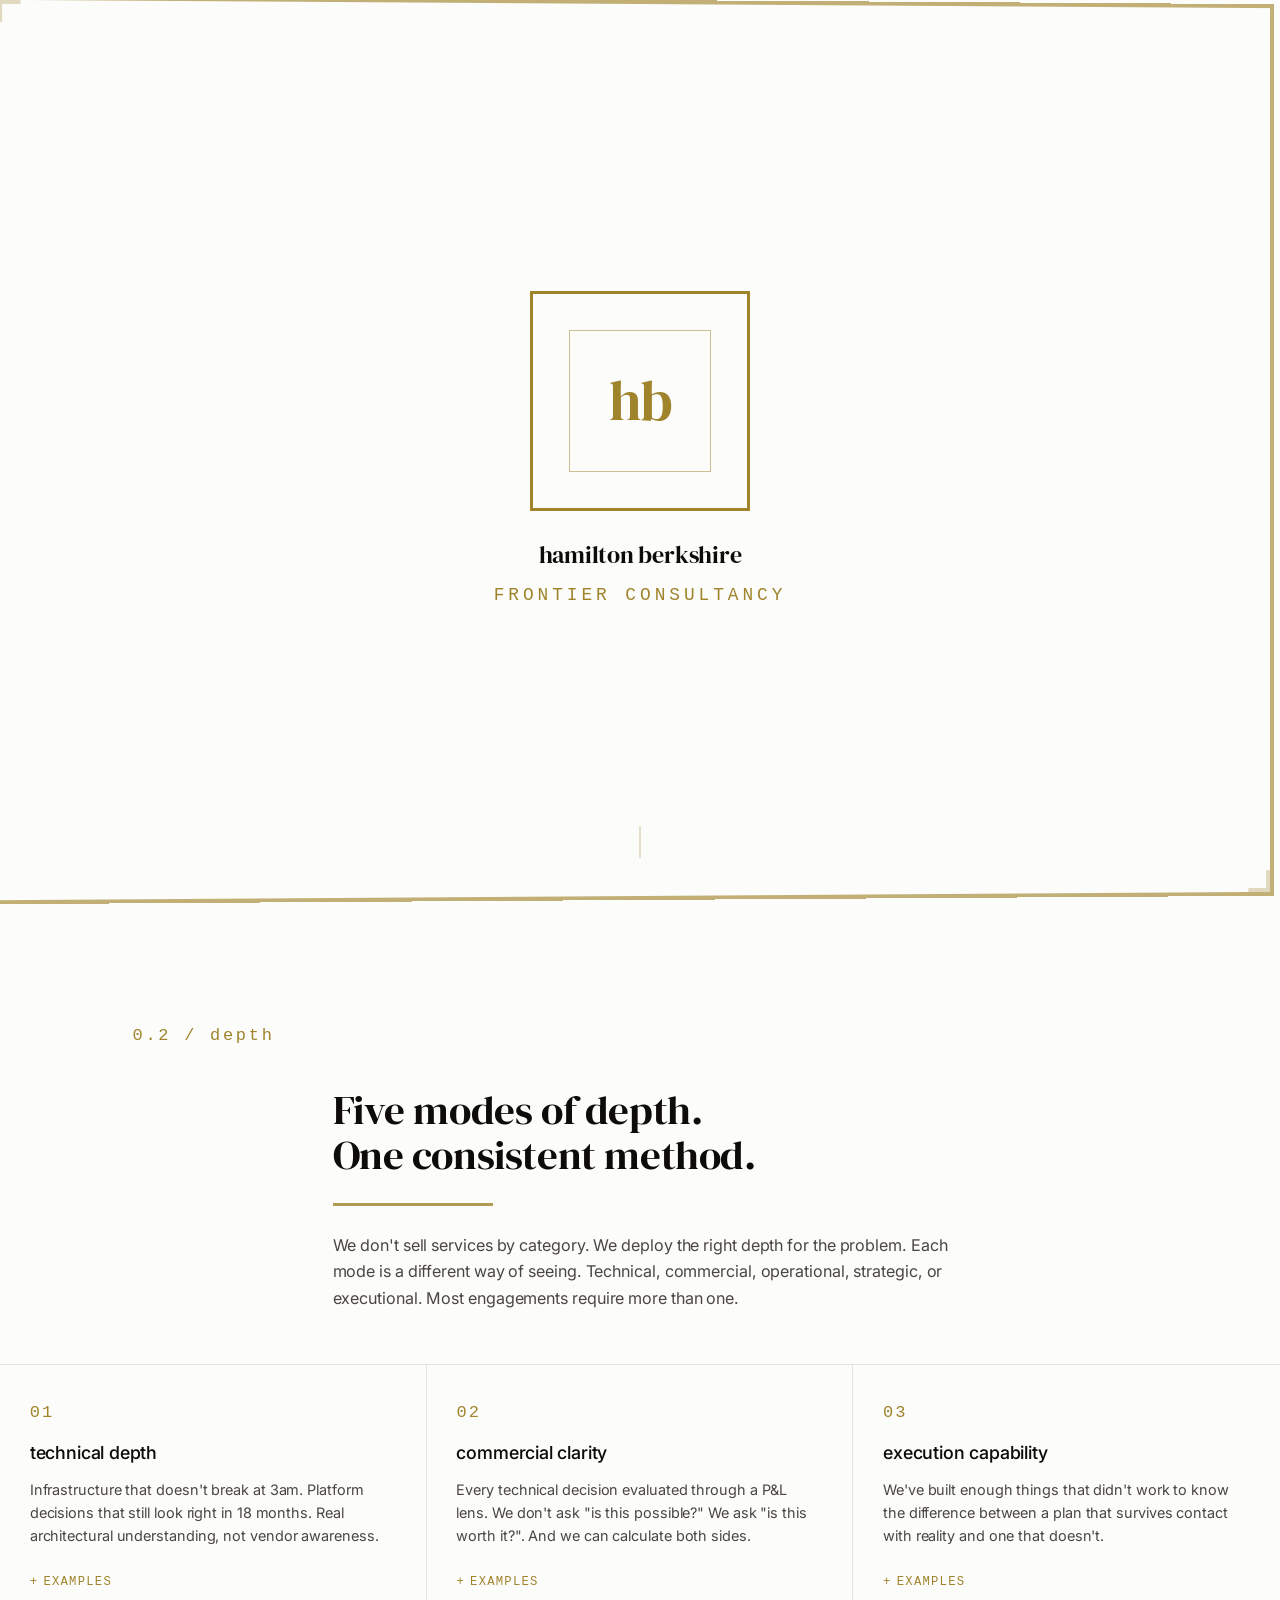
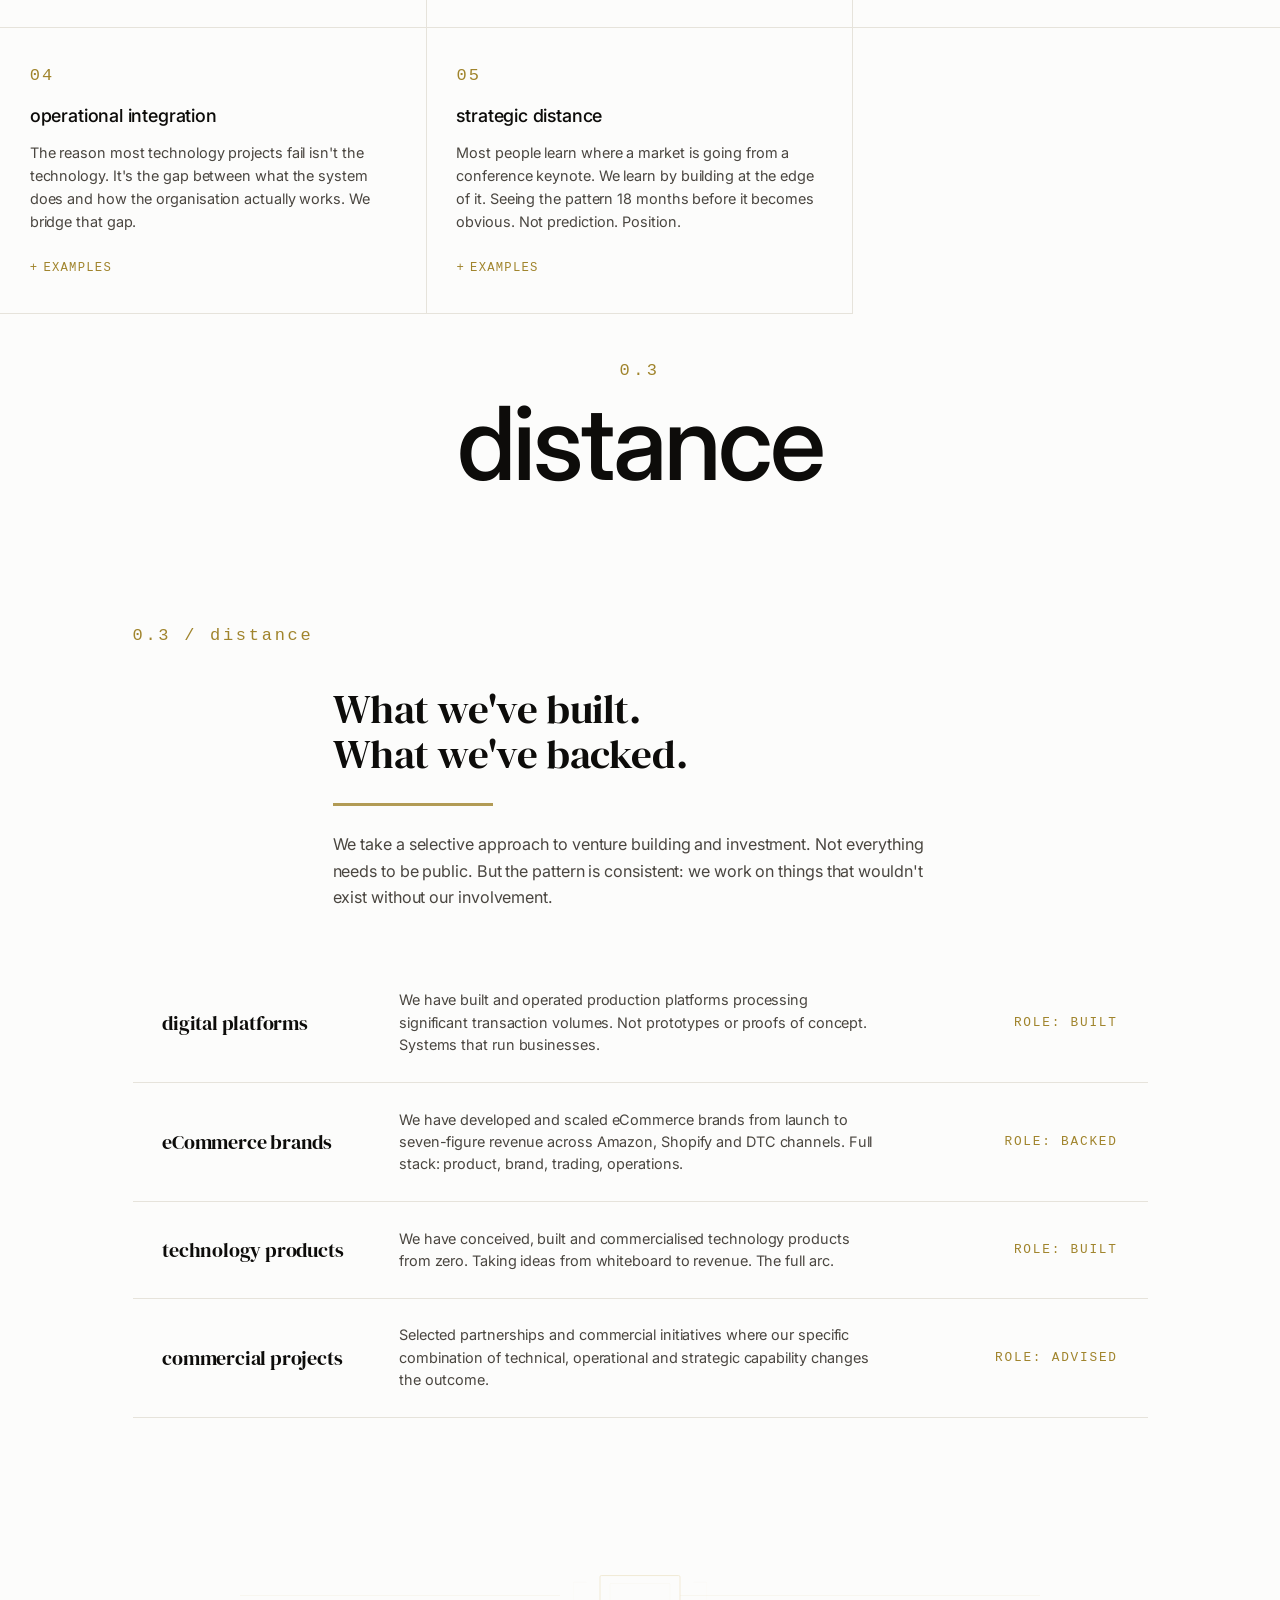
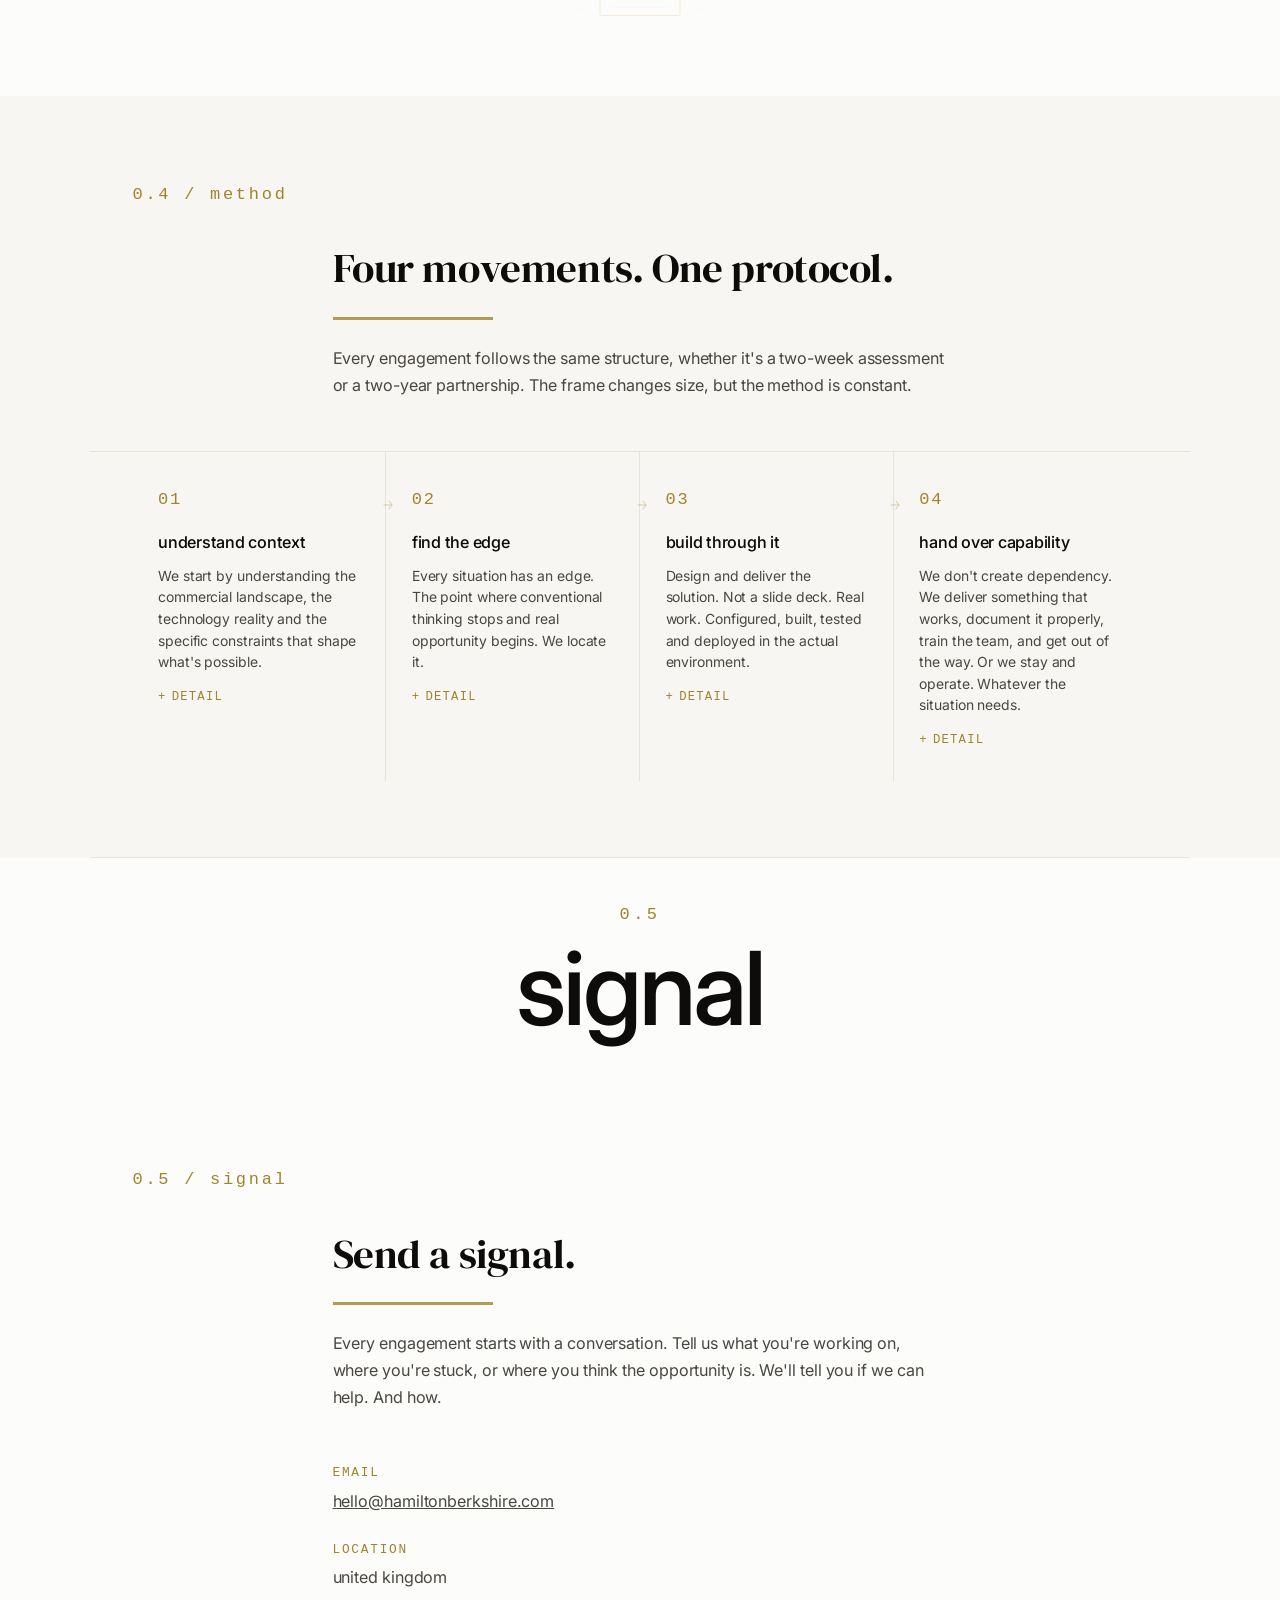
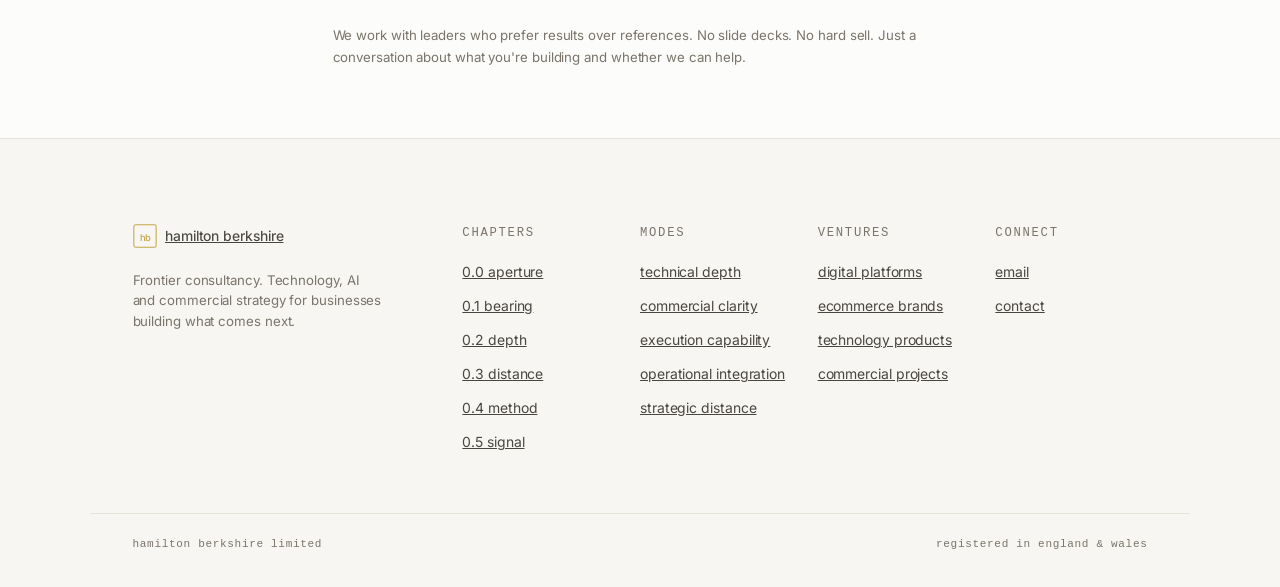
<file: index.html>
<!DOCTYPE html>
<html lang="en">
<head>
  <meta charset="UTF-8">
  <meta name="viewport" content="width=device-width, initial-scale=1.0">
  <title>hamilton berkshire | frontier consultancy</title>
  <meta name="description" content="hamilton berkshire is a frontier consultancy. We work at the intersection of technology, AI, eCommerce and commercial strategy. Building, advising and executing where the template hasn't been written yet.">
  <meta property="og:title" content="hamilton berkshire | frontier consultancy">
  <meta property="og:description" content="We work where the template hasn't been written yet. Technology, AI, eCommerce and commercial strategy.">
  <meta property="og:image" content="/assets/og-image.svg">
  <meta property="og:type" content="website">
  <meta name="twitter:card" content="summary_large_image">
  <meta name="theme-color" content="#fcfcfb">
  <link rel="canonical" href="https://hamiltonberkshire.com/">
  <link rel="icon" type="image/svg+xml" href="/assets/favicon.svg">
  <link rel="preconnect" href="https://fonts.googleapis.com">
  <link rel="preconnect" href="https://fonts.gstatic.com" crossorigin>
  <link href="https://fonts.googleapis.com/css2?family=DM+Serif+Display:ital@0;1&family=Inter:opsz,wght@14..32,400..650&display=swap" rel="stylesheet">
  <link rel="stylesheet" href="/css/style.css">
  <script type="application/ld+json">
  {
    "@context": "https://schema.org",
    "@graph": [
      {
        "@type": "ProfessionalService",
        "@id": "https://hamiltonberkshire.com/#org",
        "name": "hamilton berkshire",
        "legalName": "Hamilton Berkshire Limited",
        "description": "Frontier consultancy. Technology, AI and commercial strategy for businesses building what comes next.",
        "url": "https://hamiltonberkshire.com",
        "logo": "https://hamiltonberkshire.com/assets/favicon.svg",
        "image": "https://hamiltonberkshire.com/assets/og-image.svg",
        "address": {"@type": "PostalAddress", "addressCountry": "GB"},
        "contactPoint": {"@type": "ContactPoint", "email": "hello@hamiltonberkshire.com", "contactType": "sales", "availableLanguage": "en"},
        "hasOfferCatalog": {
          "@type": "OfferCatalog",
          "name": "Capabilities",
          "itemListElement": [
            {"@type": "Service", "@id": "https://hamiltonberkshire.com/#service-1", "name": "technical depth", "description": "Infrastructure strategy, systems architecture, digital transformation, cybersecurity and operational IT.", "provider": {"@id": "https://hamiltonberkshire.com/#org"}},
            {"@type": "Service", "@id": "https://hamiltonberkshire.com/#service-2", "name": "commercial clarity", "description": "Commercial strategy, growth planning, business case development and board-level advisory.", "provider": {"@id": "https://hamiltonberkshire.com/#org"}},
            {"@type": "Service", "@id": "https://hamiltonberkshire.com/#service-3", "name": "execution capability", "description": "Technology builds, platform development, workflow automation and AI implementation.", "provider": {"@id": "https://hamiltonberkshire.com/#org"}},
            {"@type": "Service", "@id": "https://hamiltonberkshire.com/#service-4", "name": "operational integration", "description": "Operational restructuring, process design, multi-channel integration and AI adoption strategy.", "provider": {"@id": "https://hamiltonberkshire.com/#org"}},
            {"@type": "Service", "@id": "https://hamiltonberkshire.com/#service-5", "name": "strategic distance", "description": "Venture exploration, technology assessment, marketplace strategy and brand development.", "provider": {"@id": "https://hamiltonberkshire.com/#org"}}
          ]
        }
      },
      {
        "@type": "WebSite",
        "@id": "https://hamiltonberkshire.com/#website",
        "name": "hamilton berkshire",
        "url": "https://hamiltonberkshire.com",
        "publisher": {"@id": "https://hamiltonberkshire.com/#org"}
      }
    ]
  }
  </script>
</head>
<body>

<!-- Skip link -->
<a href="#chapter-0.1" class="skip-link">Skip to content</a>

<!-- THE FRAME -->
<div class="frame" aria-hidden="true"></div>

<!-- Scroll progress -->
<div class="scroll-progress" aria-hidden="true"></div>

<!-- Navigation trigger -->
<button class="nav-trigger" aria-label="Open navigation" aria-expanded="false">
  <svg viewBox="0 0 28 28" fill="none" xmlns="http://www.w3.org/2000/svg">
    <rect x="1.5" y="1.5" width="25" height="25" rx="2.5" stroke="#a0842c" stroke-width="1.5" fill="none"/>
    <rect x="7" y="7" width="14" height="14" rx="1.5" stroke="#a0842c" stroke-width="0.6" fill="none" opacity="0.4"/>
    <text x="14" y="19.5" text-anchor="middle" font-family="DM Serif Display,Georgia,serif" font-size="11" font-weight="400" letter-spacing="-1" fill="#a0842c">HB</text>
  </svg>
</button>

<!-- Chapter indicator -->
<div class="chapter-indicator" aria-hidden="true">0.0 / aperture</div>

<!-- Navigation overlay -->
<div class="nav-overlay" aria-hidden="true">
  <button class="nav-close" aria-label="Close navigation">esc</button>
  <div class="nav-overlay-inner">
    <div class="nav-label">chapters</div>
    <ul class="nav-chapters">
      <li><a href="#chapter-0.0"><span class="chapter-num">0.0</span> aperture</a></li>
      <li><a href="#chapter-0.1"><span class="chapter-num">0.1</span> bearing</a></li>
      <li><a href="#chapter-0.2"><span class="chapter-num">0.2</span> depth</a></li>
      <li><a href="#chapter-0.3"><span class="chapter-num">0.3</span> distance</a></li>
      <li><a href="#chapter-0.4"><span class="chapter-num">0.4</span> method</a></li>
      <li><a href="#chapter-0.5"><span class="chapter-num">0.5</span> signal</a></li>
      <li><a href="#chapter-0.5"><span class="chapter-num">→</span> contact</a></li>
    </ul>
    <div class="nav-secondary">
      <span>capabilities</span> technical depth · commercial clarity · execution capability · operational integration · strategic distance
    </div>
  </div>
</div>

<main>

  <!-- =====================================================
       CHAPTER 0.0 | aperture
       ===================================================== -->
  <section id="chapter-0.0" class="aperture" data-chapter="0.0" data-title="aperture">
    <div class="aperture-box">
      <div class="aperture-box-inner">HB</div>
    </div>
    <div class="aperture-wordmark">hamilton berkshire</div>
    <div class="aperture-tagline">frontier consultancy</div>
    <div class="aperture-hint" aria-hidden="true"></div>
  </section>

  <!-- =====================================================
       CHAPTER 0.1 | bearing
       ===================================================== -->
  <section id="chapter-0.1" class="chapter bg-white" data-chapter="0.1" data-title="bearing">
    <div class="chapter-header">
      <div class="chapter-number">0.1 / bearing</div>
    </div>
    <div class="chapter-body-narrow">
      <h1>The frontier isn't a place. It's a method.</h1>
      <div class="gold-rule"></div>
      <p>Most organisations approach the future as a destination. A point on a map they can navigate to with the right strategy. But the frontier doesn't work that way. By the time something has a category name, the opportunity has already moved.</p>
      <p>We work where the template hasn't been written yet. Before the obvious solution crystallises. After the conventional approach has failed. At the intersection of what's commercially viable and what's technically possible.</p>
      <p>hamilton berkshire was founded by a technologist and operator who has built platforms, brands and ventures across multiple sectors. The practice exists because the conventional consultancy model of advice without execution never made sense. This isn't a pitch. It's the only way we've ever worked.</p>
    </div>
  </section>

  <!-- =====================================================
       CHAPTER 0.2 | depth
       ===================================================== -->

  <!-- Geometric divider -->
  <div class="geo-divider" aria-hidden="true">
    <img src="/assets/geo-divider.svg" alt="Section divider" width="1200" height="200">
  </div>

  <!-- =====================================================
       CHAPTER 0.2 | depth
       ===================================================== -->
  <section id="chapter-0.2" class="chapter bg-white" data-chapter="0.2" data-title="depth">
    <div class="chapter-header">
      <div class="chapter-number">0.2 / depth</div>
    </div>
    <div class="chapter-body-narrow" style="padding-bottom: 2rem;">
      <h2>Five modes of depth. One consistent method.</h2>
      <div class="gold-rule"></div>
      <p>We don't sell services by category. We deploy the right depth for the problem. Each mode is a different way of seeing. Technical, commercial, operational, strategic, or executional. Most engagements require more than one.</p>
    </div>

    <div class="modes-grid">
      <!-- Mode 01 -->
      <div class="mode-cell">
        <div class="mode-num">01</div>
        <h3>technical depth</h3>
        <p>Infrastructure that doesn't break at 3am. Platform decisions that still look right in 18 months. Real architectural understanding, not vendor awareness.</p>
        <button class="mode-expand" data-target="mode-01" aria-expanded="false">
          <span class="plus">+</span> examples
        </button>
        <div class="mode-detail" id="mode-01">
          <div class="mode-detail-inner">
            <ul>
              <li>Infrastructure strategy and systems architecture</li>
              <li>Digital transformation planning and execution</li>
              <li>Platform selection, procurement and implementation</li>
              <li>Cybersecurity awareness and operational resilience</li>
              <li>Microsoft and cloud environment strategy</li>
              <li>Operational IT review and improvement</li>
            </ul>
          </div>
        </div>
      </div>

      <!-- Mode 02 -->
      <div class="mode-cell">
        <div class="mode-num">02</div>
        <h3>commercial clarity</h3>
        <p>Every technical decision evaluated through a P&amp;L lens. We don't ask "is this possible?" We ask "is this worth it?". And we can calculate both sides.</p>
        <button class="mode-expand" data-target="mode-02" aria-expanded="false">
          <span class="plus">+</span> examples
        </button>
        <div class="mode-detail" id="mode-02">
          <div class="mode-detail-inner">
            <ul>
              <li>Commercial strategy and growth planning</li>
              <li>Operational review and improvement</li>
              <li>Business case development and feasibility analysis</li>
              <li>Technology-enabled business model design</li>
              <li>Board-level advisory and strategic counsel</li>
              <li>Systems thinking and organisational design</li>
            </ul>
          </div>
        </div>
      </div>

      <!-- Mode 03 -->
      <div class="mode-cell">
        <div class="mode-num">03</div>
        <h3>execution capability</h3>
        <p>We've built enough things that didn't work to know the difference between a plan that survives contact with reality and one that doesn't.</p>
        <button class="mode-expand" data-target="mode-03" aria-expanded="false">
          <span class="plus">+</span> examples
        </button>
        <div class="mode-detail" id="mode-03">
          <div class="mode-detail-inner">
            <ul>
              <li>Bespoke technology builds and platform development</li>
              <li>Workflow automation and process optimisation</li>
              <li>AI tools for business operations and customer engagement</li>
              <li>Internal productivity platforms and tooling</li>
              <li>Cross-functional project leadership</li>
              <li>Interim technical or operational leadership</li>
            </ul>
          </div>
        </div>
      </div>

      <!-- Mode 04 -->
      <div class="mode-cell">
        <div class="mode-num">04</div>
        <h3>operational integration</h3>
        <p>The reason most technology projects fail isn't the technology. It's the gap between what the system does and how the organisation actually works. We bridge that gap.</p>
        <button class="mode-expand" data-target="mode-04" aria-expanded="false">
          <span class="plus">+</span> examples
        </button>
        <div class="mode-detail" id="mode-04">
          <div class="mode-detail-inner">
            <ul>
              <li>Operational restructuring and process design</li>
              <li>Practical AI adoption strategy and roadmapping</li>
              <li>Training and enablement for AI-literate teams</li>
              <li>Multi-channel commerce integration</li>
              <li>Future AI platform design and development</li>
              <li>Digital trading and commercial growth</li>
            </ul>
          </div>
        </div>
      </div>

      <!-- Mode 05 -->
      <div class="mode-cell">
        <div class="mode-num">05</div>
        <h3>strategic distance</h3>
        <p>Most people learn where a market is going from a conference keynote. We learn by building at the edge of it. Seeing the pattern 18 months before it becomes obvious. Not prediction. Position.</p>
        <button class="mode-expand" data-target="mode-05" aria-expanded="false">
          <span class="plus">+</span> examples
        </button>
        <div class="mode-detail" id="mode-05">
          <div class="mode-detail-inner">
            <ul>
              <li>New venture exploration and feasibility work</li>
              <li>Commercial due diligence and technology assessment</li>
              <li>Amazon marketplace strategy and optimisation</li>
              <li>Shopify store design, build and growth</li>
              <li>Product strategy and category development</li>
              <li>Brand positioning and digital brand development</li>
            </ul>
          </div>
        </div>
      </div>
    </div>
  </section>

  <!-- =====================================================
       CHAPTER 0.3 | distance
       ===================================================== -->
  <div class="chapter-inter-title" aria-hidden="true">
    <div class="inter-number">0.3</div>
    <div class="inter-word">distance</div>
  </div>

  <section id="chapter-0.3" class="chapter bg-white" data-chapter="0.3" data-title="distance">
    <div class="chapter-header">
      <div class="chapter-number">0.3 / distance</div>
    </div>
    <div class="chapter-body-narrow" style="padding-bottom: 2rem;">
      <h2>What we've built. What we've backed.</h2>
      <div class="gold-rule"></div>
      <p>We take a selective approach to venture building and investment. Not everything needs to be public. But the pattern is consistent: we work on things that wouldn't exist without our involvement.</p>
    </div>

    <div class="venture-stack chapter-body">
      <div class="venture-item">
        <div class="venture-name">digital platforms</div>
        <div class="venture-desc">We have built and operated production platforms processing significant transaction volumes. Not prototypes or proofs of concept. Systems that run businesses.</div>
        <div class="venture-role">role: built</div>
      </div>
      <div class="venture-item">
        <div class="venture-name">eCommerce brands</div>
        <div class="venture-desc">We have developed and scaled eCommerce brands from launch to seven-figure revenue across Amazon, Shopify and DTC channels. Full stack: product, brand, trading, operations.</div>
        <div class="venture-role">role: backed</div>
      </div>
      <div class="venture-item">
        <div class="venture-name">technology products</div>
        <div class="venture-desc">We have conceived, built and commercialised technology products from zero. Taking ideas from whiteboard to revenue. The full arc.</div>
        <div class="venture-role">role: built</div>
      </div>
      <div class="venture-item">
        <div class="venture-name">commercial projects</div>
        <div class="venture-desc">Selected partnerships and commercial initiatives where our specific combination of technical, operational and strategic capability changes the outcome.</div>
        <div class="venture-role">role: advised</div>
      </div>
    </div>
  </section>

  <!-- =====================================================
       CHAPTER 0.4 | method
       ===================================================== -->
  <div class="geo-divider" aria-hidden="true">
    <img src="/assets/geo-divider.svg" alt="Section divider" width="1200" height="200">
  </div>

  <section id="chapter-0.4" class="chapter bg-surface" data-chapter="0.4" data-title="method">
    <div class="chapter-header">
      <div class="chapter-number">0.4 / method</div>
    </div>
    <div class="chapter-body-narrow" style="padding-bottom: 2rem;">
      <h2>Four movements. One protocol.</h2>
      <div class="gold-rule"></div>
      <p>Every engagement follows the same structure, whether it's a two-week assessment or a two-year partnership. The frame changes size, but the method is constant.</p>
    </div>

    <div class="protocol-flow chapter-body">
      <div class="protocol-step">
        <div class="step-num">01</div>
        <svg class="step-arrow" viewBox="0 0 12 12" fill="none"><path d="M2 6h8M7 2l3 4-3 4" stroke="currentColor" stroke-width="1" stroke-linecap="round" stroke-linejoin="round"/></svg>
        <h3>understand context</h3>
        <p>We start by understanding the commercial landscape, the technology reality and the specific constraints that shape what's possible.</p>
        <button class="step-expand" data-target="step-01" aria-expanded="false">
          <span class="plus">+</span> detail
        </button>
        <div class="step-detail" id="step-01">
          <div class="step-detail-inner">Deep-dive sessions with leadership and operators. Systems audit. Commercial analysis. We don't start with answers. We start with questions that most people skip.</div>
        </div>
      </div>

      <div class="protocol-step">
        <div class="step-num">02</div>
        <svg class="step-arrow" viewBox="0 0 12 12" fill="none"><path d="M2 6h8M7 2l3 4-3 4" stroke="currentColor" stroke-width="1" stroke-linecap="round" stroke-linejoin="round"/></svg>
        <h3>find the edge</h3>
        <p>Every situation has an edge. The point where conventional thinking stops and real opportunity begins. We locate it.</p>
        <button class="step-expand" data-target="step-02" aria-expanded="false">
          <span class="plus">+</span> detail
        </button>
        <div class="step-detail" id="step-02">
          <div class="step-detail-inner">Identifying what's actually different about your situation. Not every problem needs a novel solution. But the ones that do need to be seen clearly before they can be solved.</div>
        </div>
      </div>

      <div class="protocol-step">
        <div class="step-num">03</div>
        <svg class="step-arrow" viewBox="0 0 12 12" fill="none"><path d="M2 6h8M7 2l3 4-3 4" stroke="currentColor" stroke-width="1" stroke-linecap="round" stroke-linejoin="round"/></svg>
        <h3>build through it</h3>
        <p>Design and deliver the solution. Not a slide deck. Real work. Configured, built, tested and deployed in the actual environment.</p>
        <button class="step-expand" data-target="step-03" aria-expanded="false">
          <span class="plus">+</span> detail
        </button>
        <div class="step-detail" id="step-03">
          <div class="step-detail-inner">This is where most consultancies stop. We don't. We build the thing, configure the system, write the code, launch the platform. Strategy without execution is just a document.</div>
        </div>
      </div>

      <div class="protocol-step">
        <div class="step-num">04</div>
        <h3>hand over capability</h3>
        <p>We don't create dependency. We deliver something that works, document it properly, train the team, and get out of the way. Or we stay and operate. Whatever the situation needs.</p>
        <button class="step-expand" data-target="step-04" aria-expanded="false">
          <span class="plus">+</span> detail
        </button>
        <div class="step-detail" id="step-04">
          <div class="step-detail-inner">Clean handover. Clear documentation. Training where needed. We don't create dependency. We create capability. Then we get out of the way. Or we stay and operate. Whatever the situation needs.</div>
        </div>
      </div>
    </div>
  </section>

  <!-- =====================================================
       CHAPTER 0.5 | signal
       ===================================================== -->
  <div class="chapter-inter-title" aria-hidden="true">
    <div class="inter-number">0.5</div>
    <div class="inter-word">signal</div>
  </div>

  <section id="chapter-0.5" class="chapter bg-white" data-chapter="0.5" data-title="signal">
    <div class="chapter-header">
      <div class="chapter-number">0.5 / signal</div>
    </div>
    <div class="chapter-body-narrow" style="padding-bottom: 2rem;">
      <h2>Send a signal.</h2>
      <div class="gold-rule"></div>
      <p>Every engagement starts with a conversation. Tell us what you're working on, where you're stuck, or where you think the opportunity is. We'll tell you if we can help. And how.</p>
    </div>

    <div class="chapter-body-narrow" style="padding-bottom: 3rem;">
      <div class="contact-detail">
        <div class="label">email</div>
        <a href="mailto:hello@hamiltonberkshire.com">hello@hamiltonberkshire.com</a>
      </div>
      <div class="contact-detail">
        <div class="label">location</div>
        <div>united kingdom</div>
      </div>
      <div style="margin-top:2rem;">
        <p style="font-size:0.78rem;color:var(--color-text-muted);">We work with leaders who prefer results over references. No slide decks. No hard sell. Just a conversation about what you're building and whether we can help.</p>
      </div>
    </div>
  </section>

</main>

<footer class="site-footer">
  <div class="footer-grid">
    <div class="footer-brand footer-col">
      <a href="#chapter-0.0" style="display:inline-flex;align-items:center;gap:0.5rem;margin-bottom:0.5rem;">
        <svg width="24" height="24" viewBox="0 0 28 28" fill="none"><rect x="1" y="1" width="26" height="26" rx="2" stroke="#c4a64a" stroke-width="1.2" fill="none"/><text x="14" y="19.5" text-anchor="middle" font-size="11" font-weight="500" letter-spacing="-0.8" fill="#c4a64a">HB</text></svg>
        <span style="font-weight:460;">hamilton berkshire</span>
      </a>
      <p>Frontier consultancy. Technology, AI and commercial strategy for businesses building what comes next.</p>
    </div>
    <div class="footer-col">
      <h4>Chapters</h4>
      <ul>
        <li><a href="#chapter-0.0">0.0 aperture</a></li>
        <li><a href="#chapter-0.1">0.1 bearing</a></li>
        <li><a href="#chapter-0.2">0.2 depth</a></li>
        <li><a href="#chapter-0.3">0.3 distance</a></li>
        <li><a href="#chapter-0.4">0.4 method</a></li>
        <li><a href="#chapter-0.5">0.5 signal</a></li>
      </ul>
    </div>
    <div class="footer-col">
      <h4>Modes</h4>
      <ul>
        <li><a href="#chapter-0.2">technical depth</a></li>
        <li><a href="#chapter-0.2">commercial clarity</a></li>
        <li><a href="#chapter-0.2">execution capability</a></li>
        <li><a href="#chapter-0.2">operational integration</a></li>
        <li><a href="#chapter-0.2">strategic distance</a></li>
      </ul>
    </div>
    <div class="footer-col">
      <h4>Ventures</h4>
      <ul>
        <li><a href="#chapter-0.3">digital platforms</a></li>
        <li><a href="#chapter-0.3">eCommerce brands</a></li>
        <li><a href="#chapter-0.3">technology products</a></li>
        <li><a href="#chapter-0.3">commercial projects</a></li>
      </ul>
    </div>
    <div class="footer-col">
      <h4>Connect</h4>
      <ul>
        <li><a href="mailto:hello@hamiltonberkshire.com">email</a></li>
        <li><a href="#chapter-0.5">contact</a></li>
      </ul>
    </div>
  </div>
  <div class="footer-bottom">
    <span>hamilton berkshire limited</span>
    <span>registered in england &amp; wales</span>
  </div>
</footer>

<script src="/js/main.js"></script>
</body>
</html>
</file>
<file: css/style.css>
/* ============================================================
   HAMILTON BERKSHIRE | Frame System
   Precision. Confidence. Gold.
   ============================================================ */

*, *::before, *::after { box-sizing: border-box; margin: 0; padding: 0; }

:root {
  --color-bg:        #fcfcfb;
  --color-surface:   #f7f6f3;
  --color-text:      #0d0c0a;
  --color-text-sub:  #4a4640;
  --color-text-muted:#7a746a;
  --color-accent:    #a0842c;
  --color-accent-soft: rgba(160,132,44,0.18);
  --color-border:    #e6e3db;
  --color-border-light:#efede7;
  --font-display:    'DM Serif Display', 'Georgia', 'Times New Roman', serif;
  --font-sans:       'Inter', system-ui, -apple-system, 'Segoe UI', sans-serif;
  --font-mono:       'SF Mono', 'Cascadia Code', 'JetBrains Mono', monospace;
  --max-width:       1100px;
  --max-width-narrow:700px;
  --ease-out:        cubic-bezier(0,0,0.2,1);
  --duration-fast:   160ms;
  --duration-base:   400ms;
  --duration-slow:   700ms;
}

html {
  font-size: 17px;
  scroll-behavior: smooth;
  -webkit-font-smoothing: antialiased;
  -moz-osx-font-smoothing: grayscale;
  background: var(--color-bg);
}

body {
  font-family: var(--font-sans);
  color: var(--color-text);
  background: var(--color-bg);
  line-height: 1.6;
  font-weight: 400;
  letter-spacing: -0.005em;
}

/* --- Scroll snapping -------------------------------------- */
html {
  scroll-snap-type: y proximity;
}

.chapter, .geo-divider, .chapter-inter-title {
  scroll-snap-align: start;
}

/* --- Typography ------------------------------------------- */
h1, h2 {
  font-family: var(--font-display);
  font-weight: 400;
  line-height: 1.1;
  color: var(--color-text);
}

h1 { font-size: clamp(2.6rem, 5.5vw, 4rem); text-wrap: balance; letter-spacing: -0.015em; }
h2 { font-size: clamp(1.7rem, 3.5vw, 2.4rem); text-wrap: balance; letter-spacing: -0.01em; }

h3 {
  font-family: var(--font-sans); font-size: 1.05rem;
  font-weight: 520; letter-spacing: -0.01em; color: var(--color-text);
}

p {
  margin-bottom: 1.1rem;
  color: var(--color-text-sub);
  font-size: 0.95rem; line-height: 1.65; font-weight: 400;
}

/* --- Skip link -------------------------------------------- */
.skip-link {
  position: fixed; top: -100px; left: 1.25rem; z-index: 10000;
  background: var(--color-text); color: var(--color-bg);
  padding: 0.55rem 1.1rem;
  font-family: var(--font-mono); font-size: 0.65rem; font-weight: 500;
  letter-spacing: 0.08em; text-transform: uppercase;
  transition: top var(--duration-fast) var(--ease-out);
}
.skip-link:focus { top: 0.5rem; }

/* ============================================================
   THE FRAME
   ============================================================ */
.frame {
  position: fixed; inset: 0;
  border: 4px solid var(--color-accent);
  pointer-events: none; z-index: 9990;
  opacity: 0;
  transition: opacity var(--duration-slow) var(--ease-out),
              border-width var(--duration-base) var(--ease-out);
}
.frame.visible { opacity: 0.65; }
.frame.active { opacity: 0.78; }
.frame.chapter-transition { opacity: 0.9; border-width: 5px; }
.frame.perspective {
  transform: perspective(1000px) rotateY(1.5deg);
  transition: transform 1.4s cubic-bezier(0.4,0,0.2,1), opacity var(--duration-base) var(--ease-out);
}

/* Frame corner accents */
.frame::before,
.frame::after {
  content: ''; position: absolute;
  width: 24px; height: 24px;
  border-color: var(--color-accent);
  border-style: solid;
  opacity: 0;
  transition: opacity var(--duration-base) var(--ease-out);
}
.frame::before { top: -2px; left: -2px; border-width: 6px 0 0 6px; }
.frame::after { bottom: -2px; right: -2px; border-width: 0 6px 6px 0; }
.frame.visible::before,
.frame.visible::after { opacity: 0.45; }
.frame.active::before,
.frame.active::after { opacity: 0.75; }

/* Scroll progress */
.scroll-progress {
  position: fixed; top: 0; left: 0; height: 4px;
  background: var(--color-accent);
  z-index: 9999; pointer-events: none;
  width: 0;
  transition: width 0.1s linear;
  opacity: 0;
}
.scroll-progress.visible { opacity: 0.8; }

/* Chapter watermark numbers */
.chapter-watermark {
  position: absolute; top: 2rem; right: 2.5rem;
  font-family: var(--font-sans); font-size: 12rem;
  font-weight: 520; line-height: 1;
  color: var(--color-border); opacity: 0.5;
  pointer-events: none; user-select: none; z-index: 0;
}

/* Geometric divider */
.geo-divider {
  display: flex; align-items: center; justify-content: center;
  padding: 2rem 0; position: relative; z-index: 1;
}
.geo-divider img { width: 100%; max-width: 800px; height: auto; opacity: 0.3; }

/* Bold chapter inter-title */
.chapter-inter-title {
  text-align: center; padding: 2.5rem 2rem;
  position: relative; z-index: 1;
}
.chapter-inter-title .inter-number {
  font-family: var(--font-mono); font-size: 1rem; font-weight: 420;
  letter-spacing: 0.2em; text-transform: uppercase;
  color: var(--color-accent); margin-bottom: 0.5rem;
}
.chapter-inter-title .inter-word {
  font-family: var(--font-sans); font-size: clamp(3rem, 8vw, 6rem);
  font-weight: 520; letter-spacing: -0.03em;
  color: var(--color-text); line-height: 1;
}

/* ============================================================
   CHAPTER 0.0 | aperture
   ============================================================ */
.aperture {
  position: fixed; inset: 0; z-index: 100;
  display: flex; flex-direction: column;
  align-items: center; justify-content: center;
  background: var(--color-bg);
  transition: opacity 0.5s var(--ease-out);
  touch-action: none;
}

.aperture-box {
  width: 220px; height: 220px;
  border: 3px solid var(--color-accent);
  display: flex; align-items: center; justify-content: center;
  position: relative;
  transition: transform 0.7s var(--ease-out), opacity 0.5s var(--ease-out);
}

.aperture-box::before {
  content: '';
  position: absolute; inset: 36px;
  border: 0.8px solid var(--color-accent); opacity: 0.5;
}

.aperture-box-inner {
  font-family: var(--font-display);
  font-size: 56px; font-weight: 400;
  letter-spacing: -1.5px; color: var(--color-accent);
  text-transform: lowercase;
}

.aperture-wordmark {
  margin-top: 1.5rem;
  font-family: var(--font-display);
  font-size: 1.4rem; font-weight: 400;
  letter-spacing: -0.01em;
  text-transform: lowercase; color: var(--color-text);
}

.aperture-tagline {
  margin-top: 0.4rem;
  font-family: var(--font-mono); font-size: 1.05rem; font-weight: 420;
  letter-spacing: 0.22em; text-transform: uppercase;
  color: var(--color-accent);
}

.aperture-hint {
  position: absolute; bottom: 2.5rem; left: 50%; transform: translateX(-50%);
  width: 1px; height: 32px;
  background: var(--color-accent); opacity: 0.5;
  animation: hintPulse 2.5s infinite ease-in-out;
}

@keyframes hintPulse {
  0%, 100% { opacity: 0.2; height: 28px; }
  50% { opacity: 0.7; height: 40px; }
}

.aperture.dismissed { opacity: 0; pointer-events: none; }
.aperture.dismissed .aperture-box { transform: scale(30); }

/* ============================================================
   PERSISTENT UI
   ============================================================ */
.nav-trigger {
  position: fixed; top: 1.25rem; left: 1.25rem; z-index: 9998;
  width: 40px; height: 40px; cursor: pointer;
  background: rgba(252,252,251,0.8); backdrop-filter: blur(10px);
  border: 1px solid var(--color-border);
  display: flex; align-items: center; justify-content: center;
  opacity: 0;
  transition: opacity var(--duration-base) var(--ease-out),
              transform var(--duration-fast) var(--ease-out),
              border-color var(--duration-fast) var(--ease-out);
  pointer-events: auto;
  touch-action: manipulation;
  -webkit-tap-highlight-color: transparent;
}
.nav-trigger.visible { opacity: 1; }
.nav-trigger:hover { transform: scale(1.06); border-color: var(--color-accent); }
.nav-trigger:active { transform: scale(0.96); }
.nav-trigger svg { width: 28px; height: 28px; }

.chapter-indicator {
  position: fixed; bottom: 1.5rem; right: 1.5rem; z-index: 9998;
  font-family: var(--font-mono); font-size: 1rem; font-weight: 420;
  letter-spacing: 0.14em; text-transform: lowercase;
  color: var(--color-accent);
  opacity: 0;
  transition: opacity var(--duration-base) var(--ease-out);
  pointer-events: none;
  background: rgba(252,252,251,0.8); backdrop-filter: blur(10px);
  padding: 0.35rem 0.7rem;
  border: 1px solid var(--color-border);
}
.chapter-indicator.visible { opacity: 0.8; }

/* ============================================================
   NAVIGATION OVERLAY
   ============================================================ */
.nav-overlay {
  position: fixed; inset: 0; z-index: 9995;
  background: rgba(252,252,251,0.94);
  backdrop-filter: blur(28px); -webkit-backdrop-filter: blur(28px);
  display: flex; align-items: center; justify-content: center;
  opacity: 0; pointer-events: none;
  transition: opacity var(--duration-base) var(--ease-out);
  overscroll-behavior: contain;
}
.nav-overlay.open { opacity: 1; pointer-events: auto; }

.nav-overlay-inner { max-width: var(--max-width-narrow); padding: 2rem; }

.nav-label {
  font-family: var(--font-mono); font-size: 1rem; font-weight: 420;
  letter-spacing: 0.18em; text-transform: uppercase;
  color: var(--color-accent); margin-bottom: 2rem;
}

.nav-chapters { list-style: none; margin-bottom: 3rem; }
.nav-chapters li { margin-bottom: 0.3rem; }

.nav-chapters a {
  display: flex; align-items: baseline; gap: 0.85rem;
  font-family: var(--font-sans);
  font-size: 2rem; font-weight: 500; letter-spacing: -0.02em;
  color: var(--color-text); text-decoration: none;
  transition: color var(--duration-fast) var(--ease-out);
}
.nav-chapters a:hover { color: var(--color-accent); }

.nav-chapters .chapter-num {
  font-family: var(--font-mono); font-size: 1rem; font-weight: 420;
  letter-spacing: 0.12em; color: var(--color-accent);
  min-width: 3.2rem;
}

.nav-secondary {
  font-family: var(--font-mono); font-size: 0.6rem; font-weight: 500;
  letter-spacing: 0.1em; text-transform: uppercase;
  color: var(--color-text-muted); line-height: 1.8;
}
.nav-secondary span { color: var(--color-accent); margin-right: 0.4rem; }

.nav-close {
  position: absolute; top: 1.5rem; right: 1.5rem;
  background: none; border: 1px solid var(--color-border);
  width: 40px; height: 40px; cursor: pointer;
  font-family: var(--font-mono); font-size: 0.62rem; letter-spacing: 0.08em;
  color: var(--color-text-muted);
  transition: border-color var(--duration-fast) var(--ease-out),
              color var(--duration-fast) var(--ease-out),
              transform var(--duration-fast) var(--ease-out);
}
.nav-close:hover { border-color: var(--color-accent); color: var(--color-text); transform: scale(1.06); }

/* ============================================================
   CHAPTER BASE
   ============================================================ */
.chapter { position: relative; z-index: 10; }

.chapter-header {
  padding: 5rem 0 1.25rem;
  max-width: var(--max-width);
  margin: 0 auto;
  padding-left: 2.5rem; padding-right: 2.5rem;
}

.chapter-number {
  font-family: var(--font-mono); font-size: 1rem; font-weight: 420;
  letter-spacing: 0.16em; text-transform: lowercase;
  color: var(--color-accent);
  margin-bottom: 1rem;
}

.chapter-body {
  max-width: var(--max-width);
  margin: 0 auto;
  padding: 0 2.5rem 4.5rem;
}

.chapter-body-narrow {
  max-width: var(--max-width-narrow);
  margin: 0 auto;
  padding: 0 2.5rem 3.5rem;
}

/* Alternating chapter backgrounds */
.chapter.bg-white { background: var(--color-bg); }
.chapter.bg-surface { background: var(--color-surface); }

/* --- Gold rule -------------------------------------------- */
.gold-rule {
  width: 160px; height: 3px;
  background: var(--color-accent); opacity: 0.8;
  margin: 1.5rem 0;
}

/* ============================================================
   CHAPTER 0.2 | depth
   ============================================================ */
.modes-grid {
  display: grid;
  grid-template-columns: repeat(3, 1fr);
  border-top: 1px solid var(--color-border);
}

.mode-cell {
  padding: 2rem 1.75rem;
  border-right: 1px solid var(--color-border);
  border-bottom: 1px solid var(--color-border);
  position: relative;
  background: var(--color-bg);
  transition: background var(--duration-fast) var(--ease-out);
}
.mode-cell:nth-child(3n) { border-right: none; }
.mode-cell:hover { background: var(--color-surface); }

.mode-num {
  font-family: var(--font-mono); font-size: 1rem; font-weight: 420;
  letter-spacing: 0.12em; color: var(--color-accent);
  margin-bottom: 0.75rem;
}

.mode-cell h3 { margin-bottom: 0.6rem; text-transform: lowercase; }

.mode-cell > p {
  font-size: 0.85rem; color: var(--color-text-sub);
  margin-bottom: 1.1rem; line-height: 1.6;
}

.mode-expand {
  display: inline-flex; align-items: center; gap: 0.3rem;
  font-family: var(--font-mono); font-size: 0.72rem; font-weight: 500;
  letter-spacing: 0.1em; text-transform: uppercase;
  color: var(--color-accent);
  background: none; border: none; cursor: pointer;
  padding: 0.2rem 0;
  transition: opacity var(--duration-fast) var(--ease-out);
}
.mode-expand:hover { opacity: 0.7; }
.mode-expand .plus { transition: transform var(--duration-fast) var(--ease-out); }
.mode-expand.open .plus { transform: rotate(45deg); }

.mode-detail { max-height: 0; overflow: hidden; transition: max-height 0.5s var(--ease-out); }
.mode-detail.open { max-height: 600px; }

.mode-detail-inner {
  padding-top: 0.85rem;
  border-top: 1px solid var(--color-border);
  margin-top: 0.5rem;
}

.mode-detail-inner ul {
  list-style: none;
  display: grid; grid-template-columns: 1fr 1fr; gap: 0.15rem 1.2rem;
}

.mode-detail-inner li {
  font-size: 0.82rem; color: var(--color-text-sub);
  padding: 0.3rem 0; padding-left: 0.85rem; position: relative;
  line-height: 1.5;
}
.mode-detail-inner li::before {
  content: '|'; position: absolute; left: 0; top: 0.3rem;
  font-size: 0.5rem; color: var(--color-accent); opacity: 0.5;
  font-family: var(--font-mono);
}

/* ============================================================
   CHAPTER 0.3 | distance
   ============================================================ */
.venture-stack { display: flex; flex-direction: column; }

.venture-item {
  display: grid; grid-template-columns: 1fr 2fr 1fr;
  padding: 1.5rem 0;
  border-bottom: 1px solid var(--color-border);
  align-items: center;
  transition: background var(--duration-fast) var(--ease-out);
}
.venture-item:hover { background: var(--color-surface); }

.venture-name {
  font-family: var(--font-display);
  font-size: 1.2rem; font-weight: 400; letter-spacing: -0.01em;
  padding: 0 1.75rem; color: var(--color-text);
}

.venture-desc {
  font-size: 0.85rem; color: var(--color-text-sub);
  padding: 0 0.75rem; line-height: 1.55;
}

.venture-role {
  font-family: var(--font-mono); font-size: 0.75rem; font-weight: 450;
  letter-spacing: 0.14em; text-transform: uppercase;
  color: var(--color-accent);
  text-align: right; padding: 0 1.75rem;
}

/* ============================================================
   CHAPTER 0.4 | method
   ============================================================ */
.protocol-flow {
  display: grid;
  grid-template-columns: repeat(4, 1fr);
  border-top: 1px solid var(--color-border);
  border-bottom: 1px solid var(--color-border);
}

.protocol-step {
  padding: 2rem 1.5rem;
  border-right: 1px solid var(--color-border);
  position: relative;
  transition: background var(--duration-fast) var(--ease-out);
}
.protocol-step:hover { background: var(--color-surface); }
.protocol-step:last-child { border-right: none; }

.step-num {
  font-family: var(--font-mono); font-size: 1rem; font-weight: 420;
  letter-spacing: 0.1em; color: var(--color-accent);
  margin-bottom: 1rem;
}

.step-arrow {
  position: absolute; top: 2.75rem; right: -0.5rem;
  width: 12px; height: 12px;
  color: var(--color-accent); opacity: 0.4;
  z-index: 1;
}
.protocol-step:last-child .step-arrow { display: none; }

.protocol-step h3 {
  font-size: 0.95rem; font-weight: 520; letter-spacing: -0.015em;
  margin-bottom: 0.5rem; text-transform: lowercase;
}

.protocol-step p {
  font-size: 0.82rem; color: var(--color-text-sub);
  margin-bottom: 1rem; line-height: 1.55;
}

.step-expand {
  background: none; border: none; cursor: pointer;
  font-family: var(--font-mono); font-size: 0.72rem; font-weight: 500;
  letter-spacing: 0.1em; text-transform: uppercase;
  color: var(--color-accent);
  display: flex; align-items: center; gap: 0.3rem;
  padding: 0;
  transition: opacity var(--duration-fast) var(--ease-out);
}
.step-expand:hover { opacity: 0.7; }
.step-expand .plus { transition: transform var(--duration-fast) var(--ease-out); }
.step-expand.open .plus { transform: rotate(45deg); }

.step-detail { max-height: 0; overflow: hidden; transition: max-height 0.5s var(--ease-out); }
.step-detail.open { max-height: 400px; }

.step-detail-inner {
  padding-top: 0.75rem;
  font-size: 0.82rem; color: var(--color-text-sub);
  line-height: 1.6;
}

/* ============================================================
   CHAPTER 0.5 | signal
   ============================================================ */
.contact-detail { margin-bottom: 1.5rem; }

.contact-detail .label {
  font-family: var(--font-mono); font-size: 0.75rem; font-weight: 500;
  letter-spacing: 0.14em; text-transform: uppercase;
  color: var(--color-accent); margin-bottom: 0.25rem;
}
.contact-detail a, .contact-detail div {
  font-size: 0.95rem; color: var(--color-text-sub);
}


/* ============================================================
   FOOTER
   ============================================================ */
.site-footer {
  padding: 5rem 0 2rem;
  border-top: 1px solid var(--color-border);
  background: var(--color-surface);
}

.footer-grid {
  display: grid; grid-template-columns: 2fr 1fr 1fr 1fr 1fr;
  gap: 1.5rem;
  max-width: var(--max-width);
  margin: 0 auto 3rem;
  padding: 0 2.5rem;
}

.footer-col h4 {
  font-family: var(--font-mono); font-size: 0.72rem; font-weight: 500;
  letter-spacing: 0.14em; text-transform: uppercase;
  color: var(--color-text-muted); margin-bottom: 0.85rem;
}

.footer-col ul { list-style: none; }
.footer-col li { margin-bottom: 0.4rem; }

.footer-col a {
  font-size: 0.82rem; color: var(--color-text-sub); text-transform: lowercase;
  transition: color var(--duration-fast) var(--ease-out);
}
.footer-col a:hover { color: var(--color-accent); }

.footer-brand p {
  font-size: 0.78rem; color: var(--color-text-muted);
  margin-top: 0.75rem; max-width: 250px; line-height: 1.55;
}

.footer-bottom {
  max-width: var(--max-width); margin: 0 auto;
  padding: 1.25rem 2.5rem 0;
  border-top: 1px solid var(--color-border);
  display: flex; justify-content: space-between; align-items: center;
  font-size: 0.65rem; color: var(--color-text-muted);
  font-family: var(--font-mono); letter-spacing: 0.06em;
}

/* ============================================================
   REDUCED MOTION + PRINT
   ============================================================ */
@media (prefers-reduced-motion: reduce) {
  .aperture-hint { display: none; }
  .aperture.dismissed .aperture-box { transition: none; }
  .frame { transition: none; }
  .frame.perspective { transform: none; transition: none; }
}

@media print {
  .frame, .nav-trigger, .chapter-indicator, .nav-overlay, .aperture-hint { display: none !important; }
  body { font-size: 12pt; color: #000; background: #fff; }
  .chapter { break-inside: avoid; }
}

/* ============================================================
   RESPONSIVE
   ============================================================ */
@media (max-width: 1024px) {
  .modes-grid { grid-template-columns: repeat(2, 1fr); }
  .mode-cell:nth-child(3n) { border-right: 1px solid var(--color-border); }
  .mode-cell:nth-child(2n) { border-right: none; }

  .protocol-flow { grid-template-columns: repeat(2, 1fr); }
  .protocol-step:nth-child(2n) { border-right: none; }
  .protocol-step:nth-child(2) .step-arrow { display: none; }

  .venture-item { grid-template-columns: 1fr 1fr; }
  .venture-role { text-align: left; padding-left: 1.75rem; }

  .footer-grid { grid-template-columns: repeat(3, 1fr); }
}

@media (max-width: 768px) {
  html { font-size: 15px; }

  .chapter-header, .chapter-body, .chapter-body-narrow,
  .footer-grid, .footer-bottom { padding-left: 1.25rem; padding-right: 1.25rem; }

  .chapter-header { padding-top: 4rem; }
  .chapter-body, .chapter-body-narrow { padding-bottom: 3.5rem; }

  .frame { border-width: 1.5px; }
  .frame.perspective { transform: none; }

  .modes-grid { grid-template-columns: 1fr; }
  .mode-cell { border-right: none; }

  .protocol-flow { grid-template-columns: 1fr; }
  .protocol-step { border-right: none; border-bottom: 1px solid var(--color-border); }
  .protocol-step:last-child { border-bottom: none; }
  .step-arrow { display: none; }

  .venture-item { grid-template-columns: 1fr; gap: 0.4rem; }
  .venture-role { text-align: left; padding: 0 1.75rem; }

  .footer-grid { grid-template-columns: 1fr 1fr; gap: 2rem; }
  .footer-bottom { flex-direction: column; gap: 0.5rem; text-align: center; }

  .nav-trigger { top: 1rem; left: 1rem; width: 36px; height: 36px; }
  .chapter-indicator { bottom: 1rem; right: 1rem; font-size: 0.58rem; }
  .nav-chapters a { font-size: 1.5rem; }

  .aperture-box { width: 160px; height: 160px; }
  .aperture-box-inner { font-size: 40px; }
  .aperture-wordmark { font-size: 1.15rem; }
  .aperture-wordmark { font-size: 1.1rem; }
}
</file>
